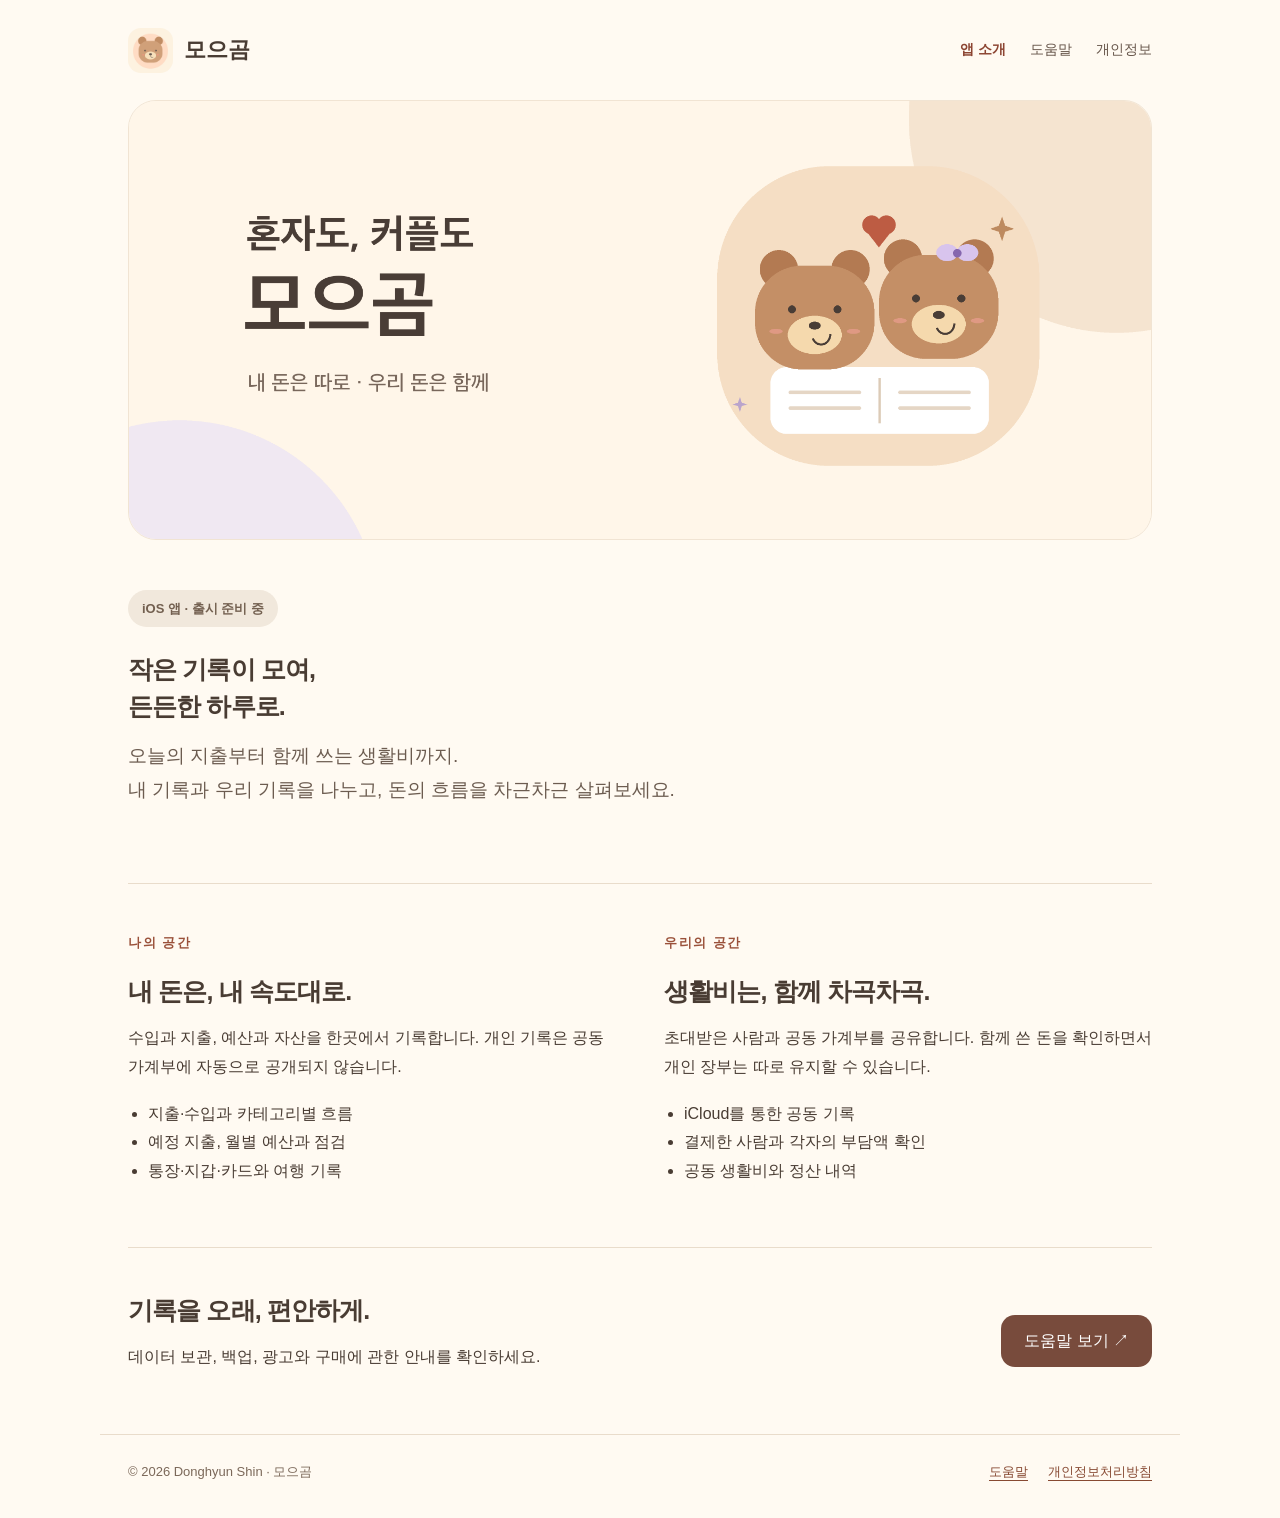
<file: index.html>
<!doctype html><html lang="ko"><head><meta charset="utf-8"><meta name="viewport" content="width=device-width,initial-scale=1"><title>모으곰 · 혼자도 함께도 쓰는 가계부</title><meta name="description" content="개인 가계부와 둘이 함께 쓰는 생활비 기록, 모으곰입니다."><link rel="icon" href="/icon.png"><link rel="stylesheet" href="/style.css"><link rel="canonical" href="https://layerfield.github.io/"><meta name="theme-color" content="#fffaf2"></head><body><a class="skip" href="#main">본문 바로가기</a><header><a class="brand" href="/"><img src="/icon.png" alt="" width="45" height="45">모으곰</a><nav aria-label="주 메뉴"><a href="/" aria-current="page">앱 소개</a><a href="/support.html">도움말</a><a href="/privacy.html">개인정보</a></nav></header><main id="main"><h1 class="sr-only">모으곰 — 혼자도, 커플도 쓰는 가계부</h1><img class="hero" src="/hero.png" alt="혼자도, 커플도 모으곰. 내 돈은 따로, 우리 돈은 함께. 두 곰이 나란히 가계부를 보는 모습." width="3840" height="1646"><section class="intro"><span class="pill">iOS 앱 · 출시 준비 중</span><h2 style="margin-top:24px">작은 기록이 모여,<br>든든한 하루로.</h2><p class="lead">오늘의 지출부터 함께 쓰는 생활비까지.<br>내 기록과 우리 기록을 나누고, 돈의 흐름을 차근차근 살펴보세요.</p></section><div class="split"><section><p class="eyebrow">나의 공간</p><h2>내 돈은, 내 속도대로.</h2><p>수입과 지출, 예산과 자산을 한곳에서 기록합니다. 개인 기록은 공동 가계부에 자동으로 공개되지 않습니다.</p><ul><li>지출·수입과 카테고리별 흐름</li><li>예정 지출, 월별 예산과 점검</li><li>통장·지갑·카드와 여행 기록</li></ul></section><section><p class="eyebrow">우리의 공간</p><h2>생활비는, 함께 차곡차곡.</h2><p>초대받은 사람과 공동 가계부를 공유합니다. 함께 쓴 돈을 확인하면서 개인 장부는 따로 유지할 수 있습니다.</p><ul><li>iCloud를 통한 공동 기록</li><li>결제한 사람과 각자의 부담액 확인</li><li>공동 생활비와 정산 내역</li></ul></section></div><section class="support-callout"><div><h2>기록을 오래, 편안하게.</h2><p>데이터 보관, 백업, 광고와 구매에 관한 안내를 확인하세요.</p></div><a class="button" href="/support.html">도움말 보기 ↗</a></section></main><footer><span>© 2026 Donghyun Shin · 모으곰</span><div><a href="/support.html">도움말</a><a href="/privacy.html">개인정보처리방침</a></div></footer></body></html>
</file>
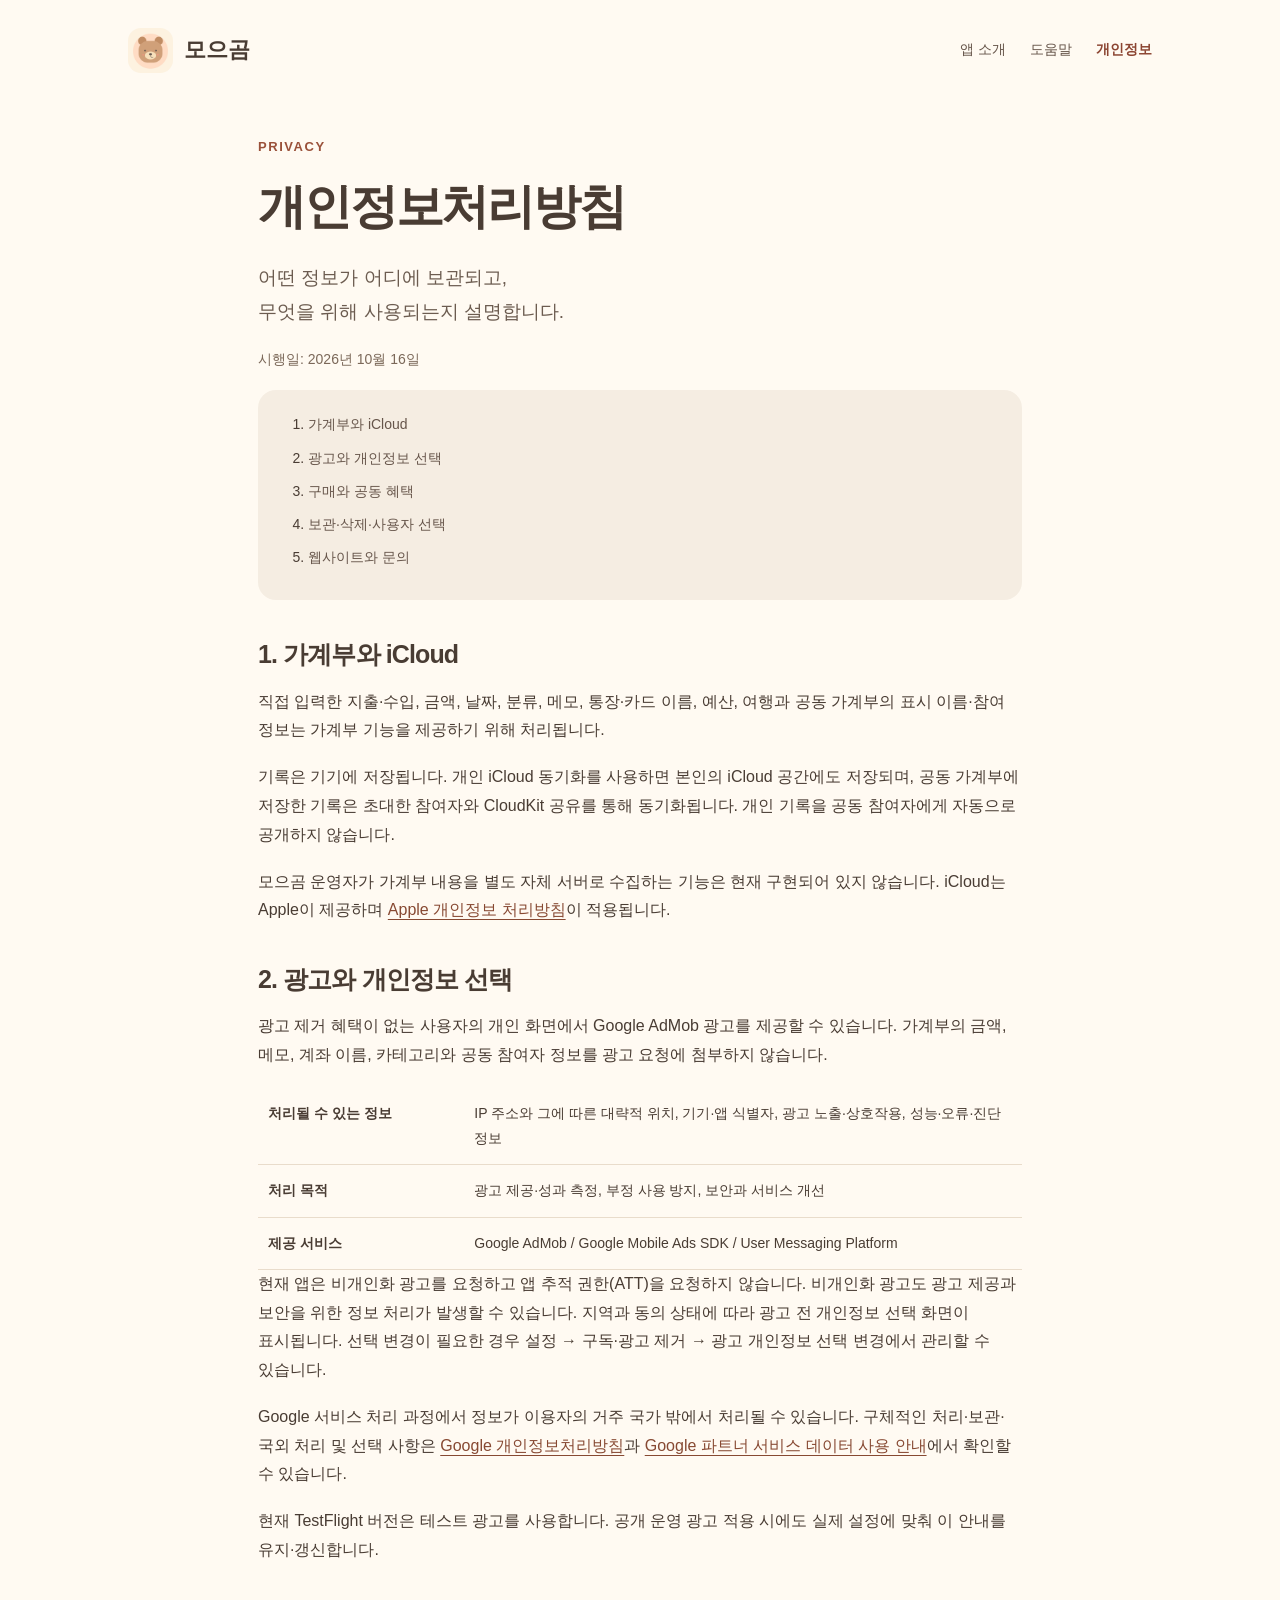
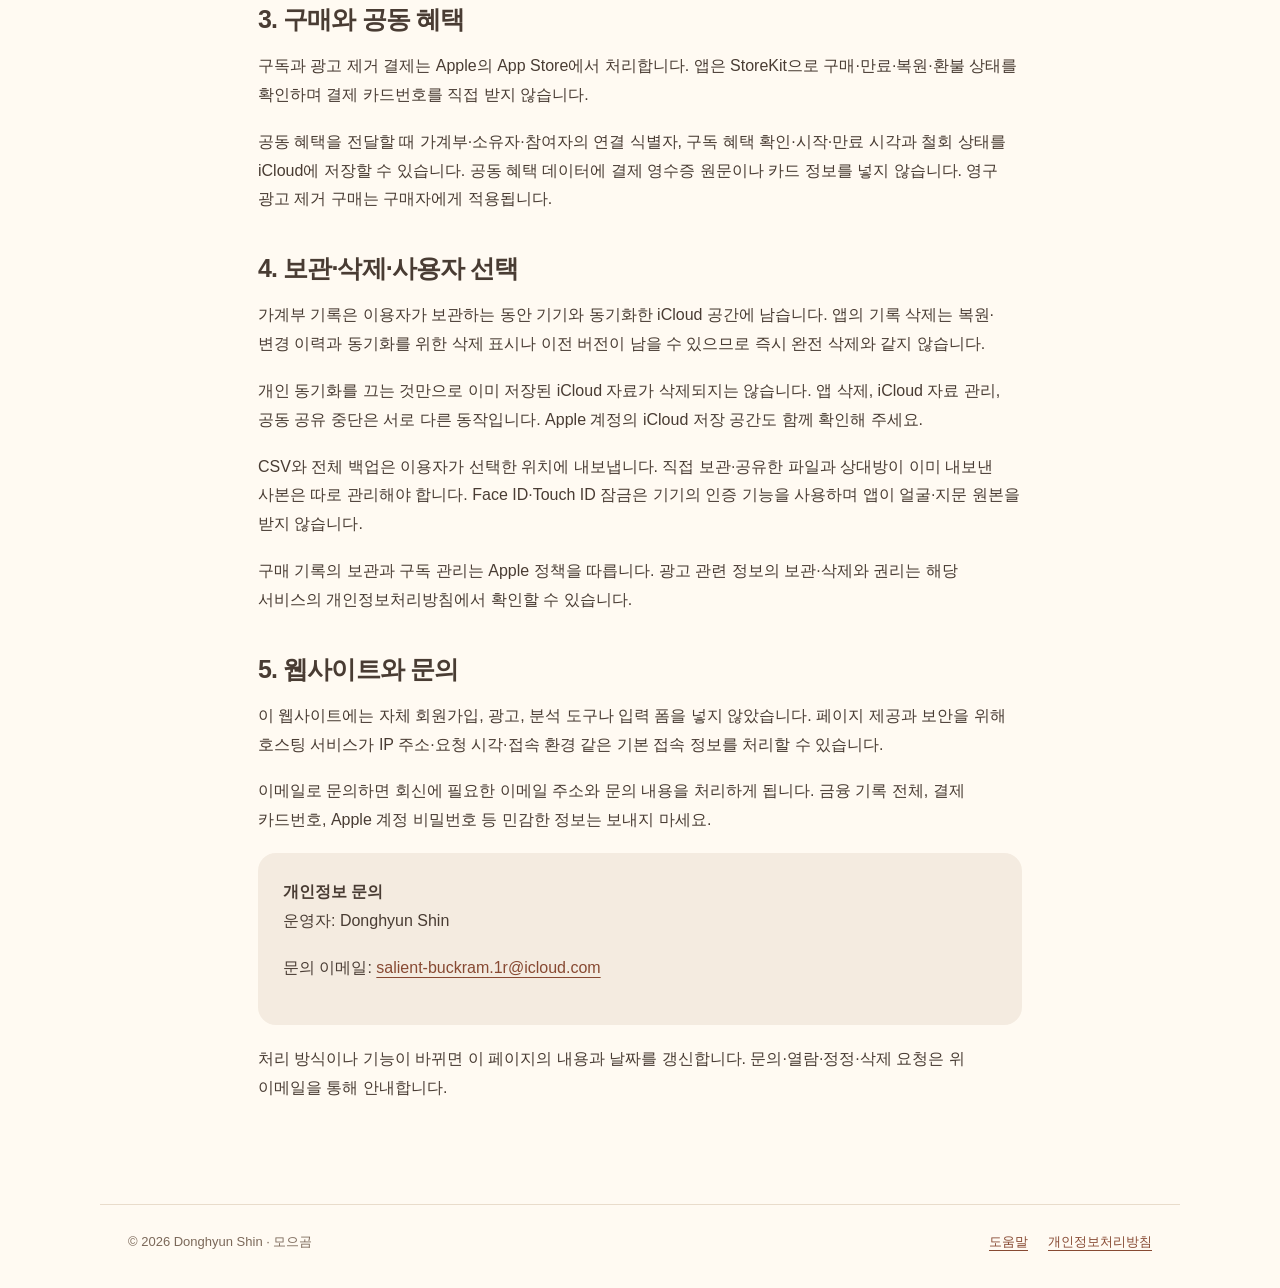
<file: privacy.html>
<!doctype html><html lang="ko"><head><meta charset="utf-8"><meta name="viewport" content="width=device-width,initial-scale=1"><title>개인정보처리방침 · 모으곰</title><meta name="description" content="모으곰의 가계부 보관, iCloud 공유, 광고와 구매 관련 개인정보 처리 안내."><link rel="icon" href="/icon.png"><link rel="stylesheet" href="/style.css"><link rel="canonical" href="https://layerfield.github.io/privacy.html"><meta name="theme-color" content="#fffaf2"></head><body><a class="skip" href="#main">본문 바로가기</a><header><a class="brand" href="/"><img src="/icon.png" alt="" width="45" height="45">모으곰</a><nav aria-label="주 메뉴"><a href="/">앱 소개</a><a href="/support.html">도움말</a><a href="/privacy.html" aria-current="page">개인정보</a></nav></header><main id="main" class="doc"><p class="eyebrow">PRIVACY</p><h1>개인정보처리방침</h1><p class="lead">어떤 정보가 어디에 보관되고,<br>무엇을 위해 사용되는지 설명합니다.</p><p class="meta">시행일: 2026년 10월 16일</p><nav class="contents" aria-label="개인정보처리방침 목차"><ol><li><a href="#ledger">가계부와 iCloud</a></li><li><a href="#ads">광고와 개인정보 선택</a></li><li><a href="#purchase">구매와 공동 혜택</a></li><li><a href="#retention">보관·삭제·사용자 선택</a></li><li><a href="#website">웹사이트와 문의</a></li></ol></nav><section id="ledger"><h2>1. 가계부와 iCloud</h2><p>직접 입력한 지출·수입, 금액, 날짜, 분류, 메모, 통장·카드 이름, 예산, 여행과 공동 가계부의 표시 이름·참여 정보는 가계부 기능을 제공하기 위해 처리됩니다.</p><p>기록은 기기에 저장됩니다. 개인 iCloud 동기화를 사용하면 본인의 iCloud 공간에도 저장되며, 공동 가계부에 저장한 기록은 초대한 참여자와 CloudKit 공유를 통해 동기화됩니다. 개인 기록을 공동 참여자에게 자동으로 공개하지 않습니다.</p><p>모으곰 운영자가 가계부 내용을 별도 자체 서버로 수집하는 기능은 현재 구현되어 있지 않습니다. iCloud는 Apple이 제공하며 <a href="https://www.apple.com/legal/privacy.html">Apple 개인정보 처리방침</a>이 적용됩니다.</p></section><section id="ads"><h2>2. 광고와 개인정보 선택</h2><p>광고 제거 혜택이 없는 사용자의 개인 화면에서 Google AdMob 광고를 제공할 수 있습니다. 가계부의 금액, 메모, 계좌 이름, 카테고리와 공동 참여자 정보를 광고 요청에 첨부하지 않습니다.</p><table><tbody><tr><th scope="row">처리될 수 있는 정보</th><td>IP 주소와 그에 따른 대략적 위치, 기기·앱 식별자, 광고 노출·상호작용, 성능·오류·진단 정보</td></tr><tr><th scope="row">처리 목적</th><td>광고 제공·성과 측정, 부정 사용 방지, 보안과 서비스 개선</td></tr><tr><th scope="row">제공 서비스</th><td>Google AdMob / Google Mobile Ads SDK / User Messaging Platform</td></tr></tbody></table><p>현재 앱은 비개인화 광고를 요청하고 앱 추적 권한(ATT)을 요청하지 않습니다. 비개인화 광고도 광고 제공과 보안을 위한 정보 처리가 발생할 수 있습니다. 지역과 동의 상태에 따라 광고 전 개인정보 선택 화면이 표시됩니다. 선택 변경이 필요한 경우 설정 → 구독·광고 제거 → 광고 개인정보 선택 변경에서 관리할 수 있습니다.</p><p>Google 서비스 처리 과정에서 정보가 이용자의 거주 국가 밖에서 처리될 수 있습니다. 구체적인 처리·보관·국외 처리 및 선택 사항은 <a href="https://policies.google.com/privacy?hl=ko">Google 개인정보처리방침</a>과 <a href="https://policies.google.com/technologies/partner-sites?hl=ko">Google 파트너 서비스 데이터 사용 안내</a>에서 확인할 수 있습니다.</p><p>현재 TestFlight 버전은 테스트 광고를 사용합니다. 공개 운영 광고 적용 시에도 실제 설정에 맞춰 이 안내를 유지·갱신합니다.</p></section><section id="purchase"><h2>3. 구매와 공동 혜택</h2><p>구독과 광고 제거 결제는 Apple의 App Store에서 처리합니다. 앱은 StoreKit으로 구매·만료·복원·환불 상태를 확인하며 결제 카드번호를 직접 받지 않습니다.</p><p>공동 혜택을 전달할 때 가계부·소유자·참여자의 연결 식별자, 구독 혜택 확인·시작·만료 시각과 철회 상태를 iCloud에 저장할 수 있습니다. 공동 혜택 데이터에 결제 영수증 원문이나 카드 정보를 넣지 않습니다. 영구 광고 제거 구매는 구매자에게 적용됩니다.</p></section><section id="retention"><h2>4. 보관·삭제·사용자 선택</h2><p>가계부 기록은 이용자가 보관하는 동안 기기와 동기화한 iCloud 공간에 남습니다. 앱의 기록 삭제는 복원·변경 이력과 동기화를 위한 삭제 표시나 이전 버전이 남을 수 있으므로 즉시 완전 삭제와 같지 않습니다.</p><p>개인 동기화를 끄는 것만으로 이미 저장된 iCloud 자료가 삭제되지는 않습니다. 앱 삭제, iCloud 자료 관리, 공동 공유 중단은 서로 다른 동작입니다. Apple 계정의 iCloud 저장 공간도 함께 확인해 주세요.</p><p>CSV와 전체 백업은 이용자가 선택한 위치에 내보냅니다. 직접 보관·공유한 파일과 상대방이 이미 내보낸 사본은 따로 관리해야 합니다. Face ID·Touch ID 잠금은 기기의 인증 기능을 사용하며 앱이 얼굴·지문 원본을 받지 않습니다.</p><p>구매 기록의 보관과 구독 관리는 Apple 정책을 따릅니다. 광고 관련 정보의 보관·삭제와 권리는 해당 서비스의 개인정보처리방침에서 확인할 수 있습니다.</p></section><section id="website"><h2>5. 웹사이트와 문의</h2><p>이 웹사이트에는 자체 회원가입, 광고, 분석 도구나 입력 폼을 넣지 않았습니다. 페이지 제공과 보안을 위해 호스팅 서비스가 IP 주소·요청 시각·접속 환경 같은 기본 접속 정보를 처리할 수 있습니다.</p><p>이메일로 문의하면 회신에 필요한 이메일 주소와 문의 내용을 처리하게 됩니다. 금융 기록 전체, 결제 카드번호, Apple 계정 비밀번호 등 민감한 정보는 보내지 마세요.</p><div class="contact"><strong>개인정보 문의</strong><p data-owner>운영자: Donghyun Shin</p><p data-contact>문의 이메일: <a href="mailto:salient-buckram.1r@icloud.com">salient-buckram.1r@icloud.com</a></p></div><p style="margin-top:20px">처리 방식이나 기능이 바뀌면 이 페이지의 내용과 날짜를 갱신합니다. 문의·열람·정정·삭제 요청은 위 이메일을 통해 안내합니다.</p></section></main><footer><span>© 2026 Donghyun Shin · 모으곰</span><div><a href="/support.html">도움말</a><a href="/privacy.html">개인정보처리방침</a></div></footer></body></html>
</file>
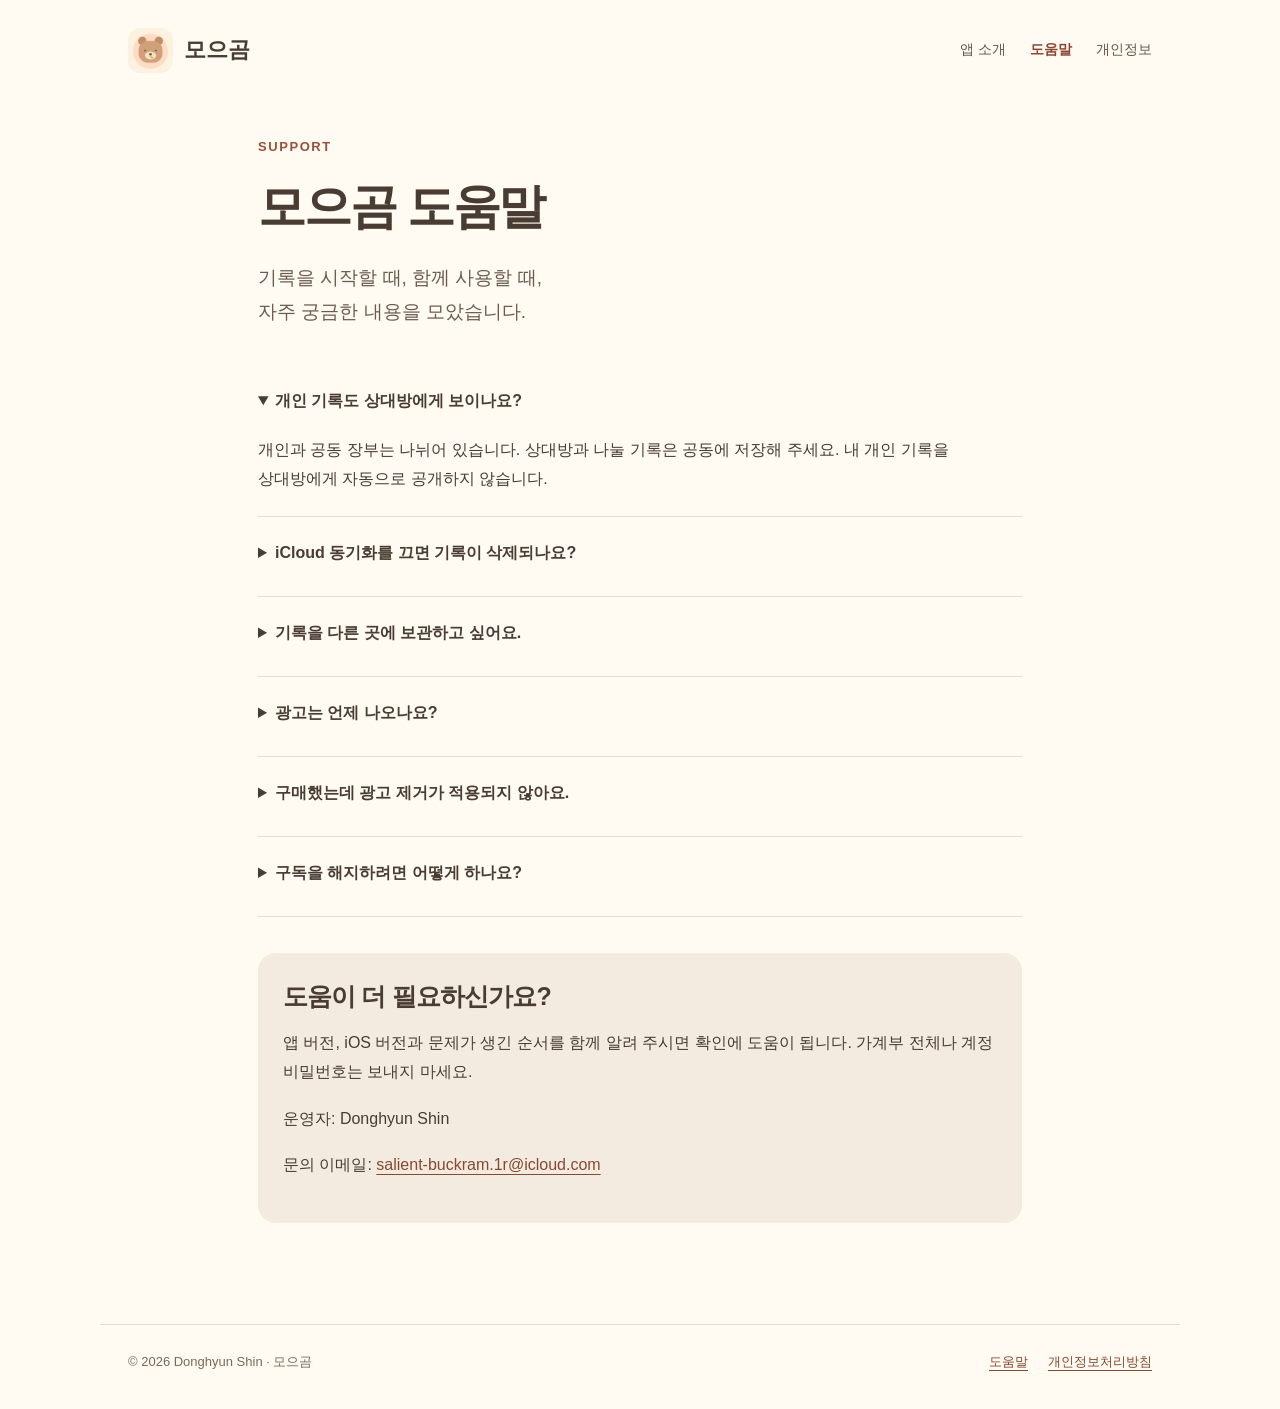
<file: support.html>
<!doctype html><html lang="ko"><head><meta charset="utf-8"><meta name="viewport" content="width=device-width,initial-scale=1"><title>도움말 · 모으곰</title><meta name="description" content="모으곰의 데이터 보관·백업, iCloud 공유, 광고 제거와 구독 도움말."><link rel="icon" href="/icon.png"><link rel="stylesheet" href="/style.css"><link rel="canonical" href="https://layerfield.github.io/support.html"><meta name="theme-color" content="#fffaf2"></head><body><a class="skip" href="#main">본문 바로가기</a><header><a class="brand" href="/"><img src="/icon.png" alt="" width="45" height="45">모으곰</a><nav aria-label="주 메뉴"><a href="/">앱 소개</a><a href="/support.html" aria-current="page">도움말</a><a href="/privacy.html">개인정보</a></nav></header><main id="main" class="doc"><p class="eyebrow">SUPPORT</p><h1>모으곰 도움말</h1><p class="lead">기록을 시작할 때, 함께 사용할 때,<br>자주 궁금한 내용을 모았습니다.</p><section class="faq"><details open><summary>개인 기록도 상대방에게 보이나요?</summary><p>개인과 공동 장부는 나뉘어 있습니다. 상대방과 나눌 기록은 공동에 저장해 주세요. 내 개인 기록을 상대방에게 자동으로 공개하지 않습니다.</p></details><details><summary>iCloud 동기화를 끄면 기록이 삭제되나요?</summary><p>아닙니다. 개인 동기화를 끄면 이후 개인 기록의 iCloud 동기화를 중지하지만, 이미 iCloud에 저장된 기록은 남습니다. 기기 내 자료, iCloud 자료와 내보낸 백업은 별도로 관리해 주세요.</p></details><details><summary>기록을 다른 곳에 보관하고 싶어요.</summary><p>설정의 기록 내보내기에서 개인 또는 공동 공간의 거래를 CSV로 저장할 수 있습니다. 전체 백업·복원 메뉴에서는 복원용 백업을 관리합니다. 백업에는 개인 기록도 포함될 수 있으니 본인이 관리하는 위치에 저장해 주세요.</p></details><details><summary>광고는 언제 나오나요?</summary><p>광고 제거 혜택이 없으면 개인 홈의 최근 기록 아래에 작은 배너가 표시됩니다. 개인 지출·수입 저장 완료 또는 월말 점검 완료 후 준비된 전면 광고가 나올 수 있으며, 마지막 실제 노출부터 최소 12시간 간격을 둡니다. 광고가 준비되지 않아도 기록 저장은 완료됩니다.</p></details><details><summary>구매했는데 광고 제거가 적용되지 않아요.</summary><p>구매한 Apple 계정으로 로그인했는지 확인하고 설정 → 구독·광고 제거 → 구매 복원을 선택해 주세요. 공동 구독 혜택이 늦게 반영된다면 구독한 분이 앱을 열고 iCloud를 동기화한 뒤 다시 확인해 주세요.</p></details><details><summary>구독을 해지하려면 어떻게 하나요?</summary><p>설정 → 구독·광고 제거 → 구독 관리에서 Apple의 구독 관리 화면을 열 수 있습니다. 환불 관련 문의는 <a href="https://reportaproblem.apple.com/">Apple 문제 신고</a>에서 확인할 수 있습니다.</p></details></section><section class="contact"><h2>도움이 더 필요하신가요?</h2><p>앱 버전, iOS 버전과 문제가 생긴 순서를 함께 알려 주시면 확인에 도움이 됩니다. 가계부 전체나 계정 비밀번호는 보내지 마세요.</p><p data-owner>운영자: Donghyun Shin</p><p data-contact>문의 이메일: <a href="mailto:salient-buckram.1r@icloud.com">salient-buckram.1r@icloud.com</a></p></section></main><footer><span>© 2026 Donghyun Shin · 모으곰</span><div><a href="/support.html">도움말</a><a href="/privacy.html">개인정보처리방침</a></div></footer></body></html>
</file>
<file: style.css>
*{box-sizing:border-box}html{scroll-behavior:smooth}body{margin:0;background:#fffaf2;color:#493c33;font-family:-apple-system,BlinkMacSystemFont,"Apple SD Gothic Neo","Noto Sans KR",sans-serif;line-height:1.8;word-break:keep-all}a{color:#874932;text-underline-offset:4px}a:hover{color:#542b1f}a:focus-visible{outline:3px solid #874932;outline-offset:5px}header,main,footer{max-width:1080px;margin:auto;padding:0 28px}.skip{position:absolute;left:-9999px}.skip:focus{left:20px;top:8px;background:white;padding:10px;z-index:2}header{display:flex;align-items:center;justify-content:space-between;gap:20px;min-height:100px}.brand{display:flex;align-items:center;gap:11px;text-decoration:none;font-size:22px;font-weight:800;color:#493c33}.brand img{width:45px;height:45px;border-radius:13px}nav{display:flex;gap:24px;font-size:14px}nav a{color:#66554a;text-decoration:none}nav a[aria-current=page]{font-weight:750;color:#8c4532}.hero{width:100%;height:auto;display:block;border-radius:28px;border:1px solid #f1e4d3}.intro{padding:50px 0 58px;max-width:700px}.eyebrow{font-size:13px;font-weight:750;color:#9a513a;letter-spacing:.12em}h1{font-size:clamp(30px,5vw,48px);line-height:1.3;letter-spacing:-.045em;margin:14px 0 22px}h2{font-size:25px;line-height:1.45;letter-spacing:-.035em;margin:0 0 15px}h3{font-size:18px;line-height:1.5;margin:26px 0 10px}p{margin:0 0 18px}.lead{font-size:19px;color:#6c5c50}.pill{display:inline-block;background:#f1e8dc;color:#736050;border-radius:99px;padding:7px 14px;font-size:13px;font-weight:650}.split{display:grid;grid-template-columns:1fr 1fr;gap:48px;border-top:1px solid #e9dccb;border-bottom:1px solid #e9dccb;padding:42px 0}.split section{padding:5px 0}.split ul{padding-left:20px;margin:14px 0}.support-callout{padding:44px 0;display:flex;justify-content:space-between;align-items:center;gap:30px}.button{background:#784b3c;color:white;text-decoration:none;padding:12px 23px;border-radius:14px;white-space:nowrap}.button:hover{background:#603a2d;color:white}footer{border-top:1px solid #e9dccb;display:flex;justify-content:space-between;gap:20px;padding-top:25px;padding-bottom:35px;font-size:13px;color:#7b6859}footer div{display:flex;gap:20px}.doc{max-width:820px;padding-top:35px;padding-bottom:65px}.doc section{margin:36px 0}.meta{font-size:14px;color:#7b6859}.notice{padding:14px 18px;background:#f2e9dd;border-left:3px solid #a4654b;border-radius:0 10px 10px 0;font-size:14px}.contents{background:#f5ede2;padding:22px 28px;border-radius:18px}.contents ol{margin:0;padding-left:22px}.doc li{margin-bottom:8px}.doc table{border-collapse:collapse;width:100%;font-size:14px}.doc th,.doc td{padding:13px 10px;border-bottom:1px solid #e9dccb;text-align:left;vertical-align:top}.doc th{width:27%;font-weight:700}.contact{background:#f4ebe0;padding:25px;border-radius:18px}.faq details{padding:22px 0;border-bottom:1px solid #e9dccb}.faq summary{font-weight:700;cursor:pointer;min-height:35px}.faq details p{margin:14px 0 0}.sr-only{position:absolute;width:1px;height:1px;overflow:hidden;clip:rect(0,0,0,0)}@media(max-width:640px){header,main,footer{padding-left:20px;padding-right:20px}header{min-height:88px;flex-wrap:wrap;gap:10px;padding-top:15px;padding-bottom:15px}nav{gap:17px;font-size:13px}.brand{font-size:20px}.brand img{width:36px;height:36px}.hero{border-radius:19px}.intro{padding:30px 0 36px}.lead{font-size:17px}.split{grid-template-columns:1fr;gap:26px;padding:32px 0}.support-callout{display:block;padding:32px 0}.button{display:inline-block;margin-top:10px}footer{display:block}footer div{margin-top:10px}.doc{padding-top:22px}.doc th{width:30%}.doc th,.doc td{padding:12px 6px}.contents{padding:18px 22px}}@media(prefers-reduced-motion:reduce){html{scroll-behavior:auto}}
</file>
